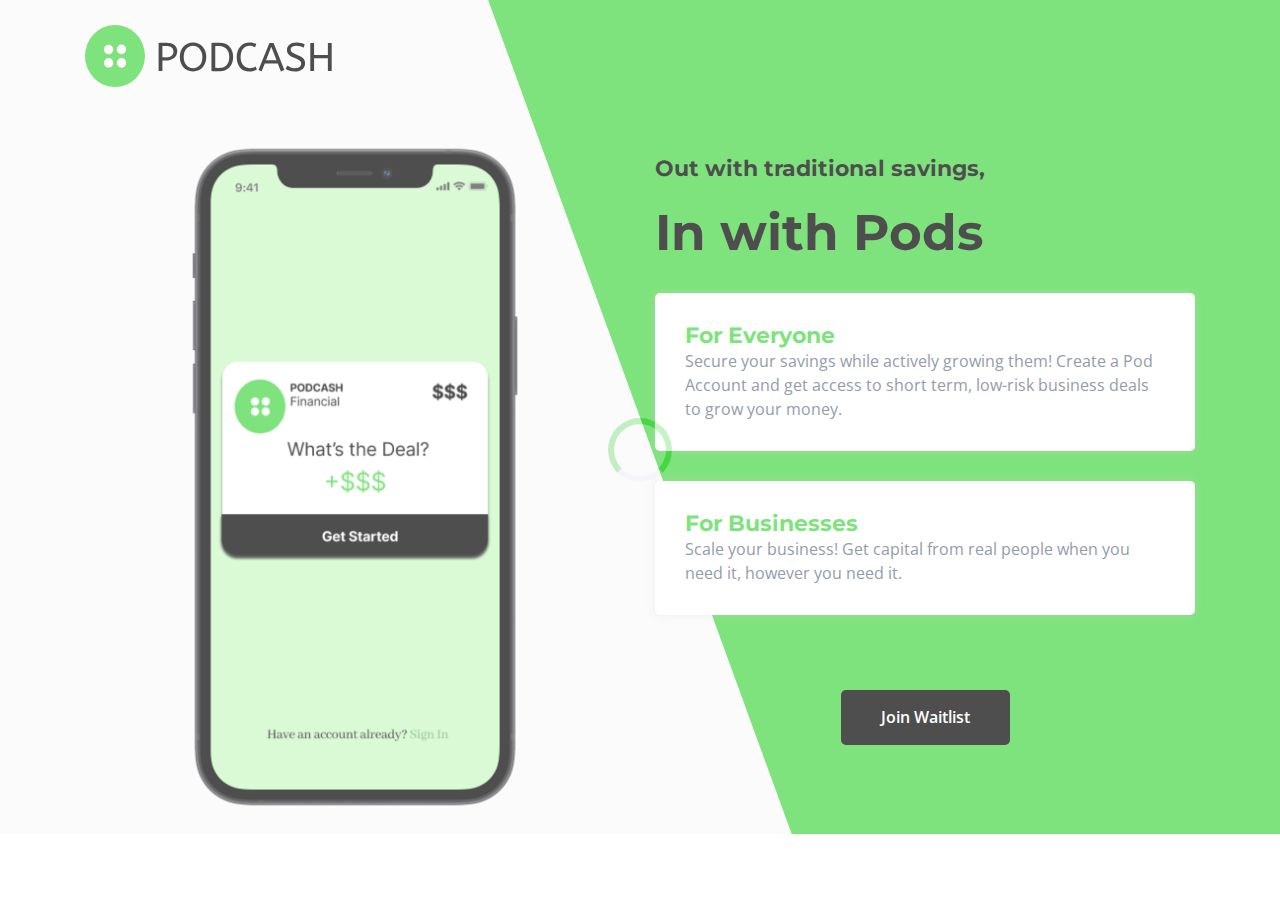
<file: index.html>
<!doctype html>
<html class="no-js" lang="en">

<head>
    <meta charset="utf-8">

    <!--====== Title ======-->
    <title>Podcash</title>

    <meta name="description" content="">
    <meta name="viewport" content="width=device-width, initial-scale=1">

    <!--====== Favicon Icon ======-->
    <link rel="shortcut icon" href="assets/images/favicon.png" type="image/png">

    <!--====== Slick CSS ======-->
    <link rel="stylesheet" href="assets/css/animate.css">

    <!--====== LineIcons CSS ======-->
    <link rel="stylesheet" href="assets/css/lineicons.css">

    <!--====== Bootstrap CSS ======-->
    <link rel="stylesheet" href="assets/css/bootstrap.min.css">

    <!--====== Default CSS ======-->
    <link rel="stylesheet" href="assets/css/default.css">

    <!--====== Style CSS ======-->
    <link rel="stylesheet" href="assets/css/style.css">

</head>

<body>
    <!--[if IE]>
    <p class="browserupgrade">You are using an <strong>outdated</strong> browser. Please <a href="https://browsehappy.com/">upgrade your browser</a> to improve your experience and security.</p>
  <![endif]-->
  
    <!--====== PRELOADER PART START ======-->

    <div class="preloader">
        <div class="loader">
            <div class="ytp-spinner">
                <div class="ytp-spinner-container">
                    <div class="ytp-spinner-rotator">
                        <div class="ytp-spinner-left">
                            <div class="ytp-spinner-circle"></div>
                        </div>
                        <div class="ytp-spinner-right">
                            <div class="ytp-spinner-circle"></div>
                        </div>
                    </div>
                </div>
            </div>
        </div>
    </div>

    <!--====== PRELOADER PART ENDS ======-->


    <!--====== HEADER PART START ======-->

    <section class="header_area">
        <div class="header_navbar">
            <div class="container">
                <div class="row">
                    <div class="col-lg-12">
                        <nav class="navbar navbar-expand-lg">
                            <a class="navbar-brand" href="index.html">
                                <img src="assets/images/logo.svg" alt="Logo">
                            </a>
                            <!-- <button class="navbar-toggler" type="button" data-toggle="collapse" data-target="#navbarSupportedContent" aria-controls="navbarSupportedContent" aria-expanded="false" aria-label="Toggle navigation">
                                <span class="toggler-icon"></span>
                                <span class="toggler-icon"></span>
                                <span class="toggler-icon"></span>
                            </button> -->

                            <!-- <div class="collapse navbar-collapse sub-menu-bar" id="navbarSupportedContent"> -->
                                <!-- <ul id="nav" class="navbar-nav ml-auto"> -->
                                    <!-- <li class="nav-item active">
                                        <a class="page-scroll" href="#home">Home<span></span></a>
                                    </li>
                                    <li class="nav-item">
                                        <a class="page-scroll" href="#about">About<span></span></a>
                                    </li> -->
                                    <!-- <li class="nav-item">
                                        <a class="page-scroll" href="#services">Services<span></span></a>
                                    </li>
                                    <li class="nav-item">
                                        <a class="page-scroll" href="#project">Portfolio<span></span></a>
                                    </li>
                                    <li class="nav-item">
                                        <a class="page-scroll" href="#pricing">Pricing<span></span></a>
                                    </li>
                                    <li class="nav-item">
                                        <a class="page-scroll" href="#work">Experience<span></span></a>
                                    </li> -->
                                <!-- </ul> -->
                            <!-- </div> navbar collapse -->
                        </nav> <!-- navbar -->
                    </div>
                </div> <!-- row -->
            </div> <!-- container -->
        </div> <!-- header navbar -->

        <div id="home" class="header_hero">
            <!-- <ul class="header_social d-none d-lg-block">
                <li><a href="#"><i class="lni lni-facebook-filled"></i></a></li>
                <li><a href="#"><i class="lni lni-twitter-filled"></i></a></li>
                <li><a href="#"><i class="lni lni-instagram-filled"></i></a></li>
                <li><a href="#"><i class="lni lni-linkedin-original"></i></a></li>
            </ul> -->
            <div class="container">
                <div class="row align-items-center justify-content-center justify-content-lg-between">
                    <div class="col-lg-6 col-md-12 col-sm-12">
                        <div class="header_hero_image mt-50 wow fadeInRightBig" data-wow-duration="1.3s" data-wow-delay="1.8s" style="text-align: center;">
                            <img src="assets/images/phone.png" alt="hero" style="max-width:70%; height: auto;">
                        </div> <!-- header hero image -->
                    </div>

                    <div class="col-lg-6 col-sm-12 col-xs-12">
                        <div class="header_hero_content mt-45">
                            <h4 class="service_title">Out with traditional savings,</h4>
                            <!-- <h2 class="header_title wow fadeInUp" data-wow-duration="1.3s" data-wow-delay="0.5s">Out with Savings,</h2>                             -->
                            <h1 class="header_title wow fadeInUp" data-wow-duration="1.3s" data-wow-delay="0.5s">In with Pods</h1>                            
                        </div> <!-- header hero content -->

                        <div class="single_service mt-30" data-wow-duration="1.3s" data-wow-delay="0.5s">
                            <h4 class="service_title" style="color: #47d744">For Everyone</h4>
                            <!-- <p>Actively grow your savings. Create a Pod Account and get access to short term, low-risk business deals with competitive profits!</p> -->
                            <p>Secure your savings while actively growing them! Create a Pod Account and get access to short term, low-risk business deals to grow your money.</p>
                        </div> <!-- single service -->
                        
                        <div class="single_service mt-30" data-wow-duration="1.3s" data-wow-delay="0.2s">
                            <h4 class="service_title" style="color: #47d744">For Businesses</h4>
                            <p>Scale your business!  Get capital from real people when you need it, however you need it. </p>
                        </div> <!-- single service -->

                        <div class="header_hero_content mt-45" style="text-align: center;">
                            <a href="https://qtrial2019q4az1.az1.qualtrics.com/jfe/form/SV_8icwFbiTz5qcJXE" rel="nofollow" class="main-btn wow fadeInUp" data-wow-duration="1.3s" data-wow-delay="1.4s" style="background-color: #000; color: #fff;">Join Waitlist</a>
                        </div> <!-- header hero content -->
                        <br><br>
                    </div>                    
                </div> <!-- row -->
            
            </div> <!-- container -->
            <div class="header_hero_shape d-none d-lg-block"></div> <!-- header hero shape -->
        </div> <!-- header hero -->
    </section>

    <!--====== HEADER PART ENDS ======-->

    <!--====== PART START ======-->

<!--
    <section class="">
        <div class="container">
            <div class="row">
                <div class="col-lg-">
                    
                </div>
            </div>
        </div>
    </section>
-->

    <!--====== PART ENDS ======-->

    <!-- row -->


    <!--====== Jquery js ======-->
    <script src="assets/js/vendor/jquery-1.12.4.min.js"></script>
    <script src="assets/js/vendor/modernizr-3.7.1.min.js"></script>

    <!--====== Bootstrap js ======-->
    <script src="assets/js/popper.min.js"></script>
    <script src="assets/js/bootstrap.min.js"></script>


    <!--====== Appear js ======-->
    <script src="assets/js/jquery.appear.min.js"></script>

    <!--====== Scrolling Nav js ======-->
    <script src="assets/js/jquery.easing.min.js"></script>
    <script src="assets/js/scrolling-nav.js"></script>

    <!--====== Main js ======-->
    <script src="assets/js/main.js"></script>

</body>

</html>
</file>
<file: assets/css/default.css>
/* Deafult Margin & Padding */
/*-- Margin Top --*/
.mt-5 {
	margin-top: 5px;
}
.mt-10 {
	margin-top: 10px;
}
.mt-15 {
	margin-top: 15px;
}
.mt-20 {
	margin-top: 20px;
}
.mt-25 {
	margin-top: 25px;
}
.mt-30 {
	margin-top: 30px;
}
.mt-35 {
	margin-top: 35px;
}
.mt-40 {
	margin-top: 40px;
}
.mt-45 {
	margin-top: 45px;
}
.mt-50 {
	margin-top: 50px;
}
.mt-55 {
	margin-top: 55px;
}
.mt-60 {
	margin-top: 60px;
}
.mt-65 {
	margin-top: 65px;
}
.mt-70 {
	margin-top: 70px;
}
.mt-75 {
	margin-top: 75px;
}
.mt-80 {
	margin-top: 80px;
}
.mt-85 {
	margin-top: 85px;
}
.mt-90 {
	margin-top: 90px;
}
.mt-95 {
	margin-top: 95px;
}
.mt-100 {
	margin-top: 100px;
}
.mt-105 {
	margin-top: 105px;
}
.mt-110 {
	margin-top: 110px;
}
.mt-115 {
	margin-top: 115px;
}
.mt-120 {
	margin-top: 120px;
}
.mt-125 {
	margin-top: 125px;
}
.mt-130 {
	margin-top: 130px;
}
.mt-135 {
	margin-top: 135px;
}
.mt-140 {
	margin-top: 140px;
}
.mt-145 {
	margin-top: 145px;
}
.mt-150 {
	margin-top: 150px;
}
.mt-155 {
	margin-top: 155px;
}
.mt-160 {
	margin-top: 160px;
}
.mt-165 {
	margin-top: 165px;
}
.mt-170 {
	margin-top: 170px;
}
.mt-175 {
	margin-top: 175px;
}
.mt-180 {
	margin-top: 180px;
}
.mt-185 {
	margin-top: 185px;
}
.mt-190 {
	margin-top: 190px;
}
.mt-195 {
	margin-top: 195px;
}
.mt-200 {
	margin-top: 200px;
}
/*-- Margin Bottom --*/

.mb-5 {
	margin-bottom: 5px;
}
.mb-10 {
	margin-bottom: 10px;
}
.mb-15 {
	margin-bottom: 15px;
}
.mb-20 {
	margin-bottom: 20px;
}
.mb-25 {
	margin-bottom: 25px;
}
.mb-30 {
	margin-bottom: 30px;
}
.mb-35 {
	margin-bottom: 35px;
}
.mb-40 {
	margin-bottom: 40px;
}
.mb-45 {
	margin-bottom: 45px;
}
.mb-50 {
	margin-bottom: 50px;
}
.mb-55 {
	margin-bottom: 55px;
}
.mb-60 {
	margin-bottom: 60px;
}
.mb-65 {
	margin-bottom: 65px;
}
.mb-70 {
	margin-bottom: 70px;
}
.mb-75 {
	margin-bottom: 75px;
}
.mb-80 {
	margin-bottom: 80px;
}
.mb-85 {
	margin-bottom: 85px;
}
.mb-90 {
	margin-bottom: 90px;
}
.mb-95 {
	margin-bottom: 95px;
}
.mb-100 {
	margin-bottom: 100px;
}
.mb-105 {
	margin-bottom: 105px;
}
.mb-110 {
	margin-bottom: 110px;
}
.mb-115 {
	margin-bottom: 115px;
}
.mb-120 {
	margin-bottom: 120px;
}
.mb-125 {
	margin-bottom: 125px;
}
.mb-130 {
	margin-bottom: 130px;
}
.mb-135 {
	margin-bottom: 135px;
}
.mb-140 {
	margin-bottom: 140px;
}
.mb-145 {
	margin-bottom: 145px;
}
.mb-150 {
	margin-bottom: 150px;
}
.mb-155 {
	margin-bottom: 155px;
}
.mb-160 {
	margin-bottom: 160px;
}
.mb-165 {
	margin-bottom: 165px;
}
.mb-170 {
	margin-bottom: 170px;
}
.mb-175 {
	margin-bottom: 175px;
}
.mb-180 {
	margin-bottom: 180px;
}
.mb-185 {
	margin-bottom: 185px;
}
.mb-190 {
	margin-bottom: 190px;
}
.mb-195 {
	margin-bottom: 195px;
}
.mb-200 {
	margin-bottom: 200px;
}
/*-- margin left --*/
.ml-5 {
	margin-left: 5px;
}
.ml-10 {
	margin-left: 10px;
}
.ml-15 {
	margin-left: 15px;
}
.ml-20 {
	margin-left: 20px;
}
.ml-25 {
	margin-left: 25px;
}
.ml-30 {
	margin-left: 30px;
}
.ml-35 {
	margin-left: 35px;
}
.ml-40 {
	margin-left: 40px;
}
.ml-45 {
	margin-left: 45px;
}
.ml-50 {
	margin-left: 50px;
}
.ml-55 {
	margin-left: 55px;
}
.ml-60 {
	margin-left: 60px;
}
.ml-65 {
	margin-left: 65px;
}
.ml-70 {
	margin-left: 70px;
}
.ml-75 {
	margin-left: 75px;
}
.ml-80 {
	margin-left: 80px;
}
.ml-85 {
	margin-left: 85px;
}
.ml-90 {
	margin-left: 90px;
}
.ml-95 {
	margin-left: 95px;
}
.ml-100 {
	margin-left: 100px;
}
.ml-105 {
	margin-left: 105px;
}
.ml-110 {
	margin-left: 110px;
}
.ml-115 {
	margin-left: 115px;
}
.ml-120 {
	margin-left: 120px;
}
.ml-125 {
	margin-left: 125px;
}
.ml-130 {
	margin-left: 130px;
}
.ml-135 {
	margin-left: 135px;
}
.ml-140 {
	margin-left: 140px;
}
.ml-145 {
	margin-left: 145px;
}
.ml-150 {
	margin-left: 150px;
}
.ml-155 {
	margin-left: 155px;
}
.ml-160 {
	margin-left: 160px;
}
.ml-165 {
	margin-left: 165px;
}
.ml-170 {
	margin-left: 170px;
}
.ml-175 {
	margin-left: 175px;
}
.ml-180 {
	margin-left: 180px;
}
.ml-185 {
	margin-left: 185px;
}
.ml-190 {
	margin-left: 190px;
}
.ml-195 {
	margin-left: 195px;
}
.ml-200 {
	margin-left: 200px;
}
/*-- margin right --*/
.mr-5 {
	margin-right: 5px;
}
.mr-10 {
	margin-right: 10px;
}
.mr-15 {
	margin-right: 15px;
}
.mr-20 {
	margin-right: 20px;
}
.mr-25 {
	margin-right: 25px;
}
.mr-30 {
	margin-right: 30px;
}
.mr-35 {
	margin-right: 35px;
}
.mr-40 {
	margin-right: 40px;
}
.mr-45 {
	margin-right: 45px;
}
.mr-50 {
	margin-right: 50px;
}
.mr-55 {
	margin-right: 55px;
}
.mr-60 {
	margin-right: 60px;
}
.mr-65 {
	margin-right: 65px;
}
.mr-70 {
	margin-right: 70px;
}
.mr-75 {
	margin-right: 75px;
}
.mr-80 {
	margin-right: 80px;
}
.mr-85 {
	margin-right: 85px;
}
.mr-90 {
	margin-right: 90px;
}
.mr-95 {
	margin-right: 95px;
}
.mr-100 {
	margin-right: 100px;
}
.mr-105 {
	margin-right: 105px;
}
.mr-110 {
	margin-right: 110px;
}
.mr-115 {
	margin-right: 115px;
}
.mr-120 {
	margin-right: 120px;
}
.mr-125 {
	margin-right: 125px;
}
.mr-130 {
	margin-right: 130px;
}
.mr-135 {
	margin-right: 135px;
}
.mr-140 {
	margin-right: 140px;
}
.mr-145 {
	margin-right: 145px;
}
.mr-150 {
	margin-right: 150px;
}
.mr-155 {
	margin-right: 155px;
}
.mr-160 {
	margin-right: 160px;
}
.mr-165 {
	margin-right: 165px;
}
.mr-170 {
	margin-right: 170px;
}
.mr-175 {
	margin-right: 175px;
}
.mr-180 {
	margin-right: 180px;
}
.mr-185 {
	margin-right: 185px;
}
.mr-190 {
	margin-right: 190px;
}
.mr-195 {
	margin-right: 195px;
}
.mr-200 {
	margin-right: 200px;
}


/*-- Padding Top --*/

.pt-5 {
	padding-top: 5px;
}
.pt-10 {
	padding-top: 10px;
}
.pt-15 {
	padding-top: 15px;
}
.pt-20 {
	padding-top: 20px;
}
.pt-25 {
	padding-top: 25px;
}
.pt-30 {
	padding-top: 30px;
}
.pt-35 {
	padding-top: 35px;
}
.pt-40 {
	padding-top: 40px;
}
.pt-45 {
	padding-top: 45px;
}
.pt-50 {
	padding-top: 50px;
}
.pt-55 {
	padding-top: 55px;
}
.pt-60 {
	padding-top: 60px;
}
.pt-65 {
	padding-top: 65px;
}
.pt-70 {
	padding-top: 70px;
}
.pt-75 {
	padding-top: 75px;
}
.pt-80 {
	padding-top: 80px;
}
.pt-85 {
	padding-top: 85px;
}
.pt-90 {
	padding-top: 90px;
}
.pt-95 {
	padding-top: 95px;
}
.pt-100 {
	padding-top: 100px;
}
.pt-105 {
	padding-top: 105px;
}
.pt-110 {
	padding-top: 110px;
}
.pt-115 {
	padding-top: 115px;
}
.pt-120 {
	padding-top: 120px;
}
.pt-125 {
	padding-top: 125px;
}
.pt-130 {
	padding-top: 130px;
}
.pt-135 {
	padding-top: 135px;
}
.pt-140 {
	padding-top: 140px;
}
.pt-145 {
	padding-top: 145px;
}
.pt-150 {
	padding-top: 150px;
}
.pt-155 {
	padding-top: 155px;
}
.pt-160 {
	padding-top: 160px;
}
.pt-165 {
	padding-top: 165px;
}
.pt-170 {
	padding-top: 170px;
}
.pt-175 {
	padding-top: 175px;
}
.pt-180 {
	padding-top: 180px;
}
.pt-185 {
	padding-top: 185px;
}
.pt-190 {
	padding-top: 190px;
}
.pt-195 {
	padding-top: 195px;
}
.pt-200 {
	padding-top: 200px;
}
/*-- Padding Bottom --*/

.pb-5 {
	padding-bottom: 5px;
}
.pb-10 {
	padding-bottom: 10px;
}
.pb-15 {
	padding-bottom: 15px;
}
.pb-20 {
	padding-bottom: 20px;
}
.pb-25 {
	padding-bottom: 25px;
}
.pb-30 {
	padding-bottom: 30px;
}
.pb-35 {
	padding-bottom: 35px;
}
.pb-40 {
	padding-bottom: 40px;
}
.pb-45 {
	padding-bottom: 45px;
}
.pb-50 {
	padding-bottom: 50px;
}
.pb-55 {
	padding-bottom: 55px;
}
.pb-60 {
	padding-bottom: 60px;
}
.pb-65 {
	padding-bottom: 65px;
}
.pb-70 {
	padding-bottom: 70px;
}
.pb-75 {
	padding-bottom: 75px;
}
.pb-80 {
	padding-bottom: 80px;
}
.pb-85 {
	padding-bottom: 85px;
}
.pb-90 {
	padding-bottom: 90px;
}
.pb-95 {
	padding-bottom: 95px;
}
.pb-100 {
	padding-bottom: 100px;
}
.pb-105 {
	padding-bottom: 105px;
}
.pb-110 {
	padding-bottom: 110px;
}
.pb-115 {
	padding-bottom: 115px;
}
.pb-120 {
	padding-bottom: 120px;
}
.pb-125 {
	padding-bottom: 125px;
}
.pb-130 {
	padding-bottom: 130px;
}
.pb-135 {
	padding-bottom: 135px;
}
.pb-140 {
	padding-bottom: 140px;
}
.pb-145 {
	padding-bottom: 145px;
}
.pb-150 {
	padding-bottom: 150px;
}
.pb-155 {
	padding-bottom: 155px;
}
.pb-160 {
	padding-bottom: 160px;
}
.pb-165 {
	padding-bottom: 165px;
}
.pb-170 {
	padding-bottom: 170px;
}
.pb-175 {
	padding-bottom: 175px;
}
.pb-180 {
	padding-bottom: 180px;
}
.pb-185 {
	padding-bottom: 185px;
}
.pb-190 {
	padding-bottom: 190px;
}
.pb-195 {
	padding-bottom: 195px;
}
.pb-200 {
	padding-bottom: 200px;
}

/*-- Padding left --*/

.pl-0 {
	padding-left: 0px;
}
.pl-5 {
	padding-left: 5px;
}
.pl-10 {
	padding-left: 10px;
}
.pl-15 {
	padding-left: 15px;
}
.pl-20 {
	padding-left: 20px;
}
.pl-25 {
	padding-left: 25px;
}
.pl-30 {
	padding-left: 30px;
}
.pl-35 {
	padding-left: 35px;
}
.pl-40 {
	padding-left: 40px;
}
.pl-45 {
	padding-left: 45px;
}
.pl-50 {
	padding-left: 50px;
}
.pl-55 {
	padding-left: 55px;
}
.pl-60 {
	padding-left: 60px;
}
.pl-65 {
	padding-left: 65px;
}
.pl-70 {
	padding-left: 70px;
}
.pl-75 {
	padding-left: 75px;
}
.pl-80 {
	padding-left: 80px;
}
.pl-85 {
	padding-left: 85px;
}
.pl-90 {
	padding-left: 90px;
}
.pl-100 {
	padding-left: 100px;
}
.pl-105 {
	padding-left: 105px;
}
.pl-110 {
	padding-left: 110px;
}
.pl-115 {
	padding-left: 115px;
}
.pl-120 {
	padding-left: 120px;
}
.pl-125 {
	padding-left: 125px;
}
/*-- Padding right --*/

.pr-0 {
	padding-right: 0px;
}
.pr-5 {
	padding-right: 5px;
}
.pr-10 {
	padding-right: 10px;
}
.pr-15 {
	padding-right: 15px;
}
.pr-20 {
	padding-right: 20px;
}
.pr-25 {
	padding-right: 25px;
}
.pr-30 {
	padding-right: 30px;
}
.pr-35 {
	padding-right: 35px;
}
.pr-40 {
	padding-right: 40px;
}
.pr-45 {
	padding-right: 45px;
}
.pr-50 {
	padding-right: 50px;
}
.pr-55 {
	padding-right: 55px;
}
.pr-60 {
	padding-right: 60px;
}
.pr-65 {
	padding-right: 65px;
}
.pr-70 {
	padding-right: 70px;
}
.pr-75 {
	padding-right: 75px;
}
.pr-80 {
	padding-right: 80px;
}
.pr-85 {
	padding-right: 85px;
}
.pr-90 {
	padding-right: 90px;
}
.pr-95 {
	padding-right: 95px;
}
.pr-100 {
	padding-right: 100px;
}
.pr-105 {
	padding-right: 105px;
}
/* Background Color */

.gray-bg {
	background: #F8F8F8;
}
.white-bg {
	background: #fff;
}
.black-bg {
	background: #222;
}
/* Color */

.white {
	color: #fff;
}
.black {
	color: #222;
}
/* black overlay */

[data-overlay] {
	position: relative;
}
[data-overlay]::before {
	background: #000 none repeat scroll 0 0;
	content: "";
	height: 100%;
	left: 0;
	position: absolute;
	top: 0;
	width: 100%;
	z-index: 1;
}
[data-overlay="3"]::before {
	opacity: 0.3;
}
[data-overlay="4"]::before {
	opacity: 0.4;
}
[data-overlay="5"]::before {
	opacity: 0.5;
}
[data-overlay="6"]::before {
	opacity: 0.6;
}
[data-overlay="7"]::before {
	opacity: 0.7;
}
[data-overlay="8"]::before {
	opacity: 0.8;
}
[data-overlay="9"]::before {
	opacity: 0.9;
}
</file>
<file: assets/css/style.css>
/*-----------------------------------------------------------------------------------

    Template Name: Freelancer - CV and Personal Portfolio Template
    Template URI: uideck.com
    Description: Freelancer - CV and Personal Portfolio Template
    Author: UIdeck
    Author URI: uideck.com
    Version: 1.0

-----------------------------------------------------------------------------------

    CSS INDEX
    ===================

    01. Theme default CSS
	02. Header
    03. Hero
	04. Footer

-----------------------------------------------------------------------------------*/
/*===========================
      01.COMMON css 
===========================*/
@import url("https://fonts.googleapis.com/css?family=Montserrat:300,400,500,600,700,800|Open+Sans:400,600,700&display=swap");
body {
  font-family: "Open Sans", sans-serif;
  font-weight: normal;
  font-style: normal;
  color: #646F87; }

* {
  margin: 0;
  padding: 0;
  -webkit-box-sizing: border-box;
  -moz-box-sizing: border-box;
  box-sizing: border-box; }

img {
  max-width: 100%; }

a:focus,
input:focus,
textarea:focus,
button:focus {
  text-decoration: none;
  outline: none; }

a {
  color: #47d744; }

a:focus,
a:hover {
  text-decoration: none; }

i,
span,
a {
  display: inline-block; }

audio,
canvas,
iframe,
img,
svg,
video {
  vertical-align: middle; }

h1,
h2,
h3,
h4,
h5,
h6 {
  font-family: "Montserrat", sans-serif;
  font-weight: 700;
  color: #000000;
  margin: 0px; }

h1 {
  font-size: 48px; }

h2 {
  font-size: 36px; }

h3 {
  font-size: 28px; }

h4 {
  font-size: 22px; }

h5 {
  font-size: 18px; }

h6 {
  font-size: 16px; }

ul, ol {
  margin: 0px;
  padding: 0px;
  list-style-type: none; }

p {
  font-size: 16px;
  font-weight: 400;
  line-height: 24px;
  color: #646F87;
  margin: 0px; }

.bg_cover {
  background-position: center center;
  background-size: cover;
  background-repeat: no-repeat;
  width: 100%;
  height: 100%; }

/*===== All Button Style =====*/
.main-btn {
  display: inline-block;
  font-weight: 600;
  text-align: center;
  white-space: nowrap;
  vertical-align: middle;
  -webkit-user-select: none;
  -moz-user-select: none;
  -ms-user-select: none;
  user-select: none;
  padding: 0 40px;
  font-size: 16px;
  line-height: 55px;
  height: 55px;
  border-radius: 5px;
  color: #fff;
  cursor: pointer;
  z-index: 5;
  -webkit-transition: all 0.4s ease-out 0s;
  -moz-transition: all 0.4s ease-out 0s;
  -ms-transition: all 0.4s ease-out 0s;
  -o-transition: all 0.4s ease-out 0s;
  transition: all 0.4s ease-out 0s;
  background-color: #47D744; }
  @media (max-width: 767px) {
    .main-btn {
      padding: 0 30px;
      height: 45px;
      line-height: 45px; } }
  .main-btn:hover {
    background-color: rgba(0, 167, 142, 0.7);
    color: #fff; }
  .main-btn.main-btn-2 {
    background-color: transparent;
    color: #646F87;
    border: 2px solid #646F87;
    line-height: 51px; }
    @media (max-width: 767px) {
      .main-btn.main-btn-2 {
        line-height: 41px; } }
    .main-btn.main-btn-2:hover {
      background-color: rgba(100, 111, 135, 0.2);
      color: #646F87; }

/*===== All Section Title Style =====*/
.section_title .sub_title {
  font-size: 20px;
  font-weight: 600;
  color: #47D744; }
  @media (max-width: 767px) {
    .section_title .sub_title {
      font-size: 16px; } }
  @media only screen and (min-width: 576px) and (max-width: 767px) {
    .section_title .sub_title {
      font-size: 18px; } }
.section_title .main_title {
  font-size: 35px;
  font-weight: 600;
  margin-top: 20px; }
  @media (max-width: 767px) {
    .section_title .main_title {
      font-size: 22px; } }
  @media only screen and (min-width: 576px) and (max-width: 767px) {
    .section_title .main_title {
      font-size: 26px; } }
.section_title .line {
  padding-top: 10px; }
  .section_title .line li {
    display: inline-block;
    background-color: #47D744;
    border-radius: 50px;
    height: 3px; }
    .section_title .line li:nth-of-type(1) {
      width: 64px; }
    .section_title .line li:nth-of-type(2) {
      width: 10px; }
    .section_title .line li:nth-of-type(3) {
      width: 7px; }

/*===== All Preloader Style =====*/
.preloader {
  /* Body Overlay */
  position: fixed;
  top: 0;
  left: 0;
  display: table;
  height: 100%;
  width: 100%;
  /* Change Background Color */
  background: #fff;
  z-index: 99999; }
  .preloader .loader {
    display: table-cell;
    vertical-align: middle;
    text-align: center; }
    .preloader .loader .ytp-spinner {
      position: absolute;
      left: 50%;
      top: 50%;
      width: 64px;
      margin-left: -32px;
      z-index: 18;
      pointer-events: none; }
      .preloader .loader .ytp-spinner .ytp-spinner-container {
        pointer-events: none;
        position: absolute;
        width: 100%;
        padding-bottom: 100%;
        top: 50%;
        left: 50%;
        margin-top: -50%;
        margin-left: -50%;
        -webkit-animation: ytp-spinner-linspin 1568.23529647ms linear infinite;
        -moz-animation: ytp-spinner-linspin 1568.23529647ms linear infinite;
        -o-animation: ytp-spinner-linspin 1568.23529647ms linear infinite;
        animation: ytp-spinner-linspin 1568.23529647ms linear infinite; }
        .preloader .loader .ytp-spinner .ytp-spinner-container .ytp-spinner-rotator {
          position: absolute;
          width: 100%;
          height: 100%;
          -webkit-animation: ytp-spinner-easespin 5332ms cubic-bezier(0.4, 0, 0.2, 1) infinite both;
          -moz-animation: ytp-spinner-easespin 5332ms cubic-bezier(0.4, 0, 0.2, 1) infinite both;
          -o-animation: ytp-spinner-easespin 5332ms cubic-bezier(0.4, 0, 0.2, 1) infinite both;
          animation: ytp-spinner-easespin 5332ms cubic-bezier(0.4, 0, 0.2, 1) infinite both; }
          .preloader .loader .ytp-spinner .ytp-spinner-container .ytp-spinner-rotator .ytp-spinner-left {
            position: absolute;
            top: 0;
            left: 0;
            bottom: 0;
            overflow: hidden;
            right: 50%; }
          .preloader .loader .ytp-spinner .ytp-spinner-container .ytp-spinner-rotator .ytp-spinner-right {
            position: absolute;
            top: 0;
            right: 0;
            bottom: 0;
            overflow: hidden;
            left: 50%; }
    .preloader .loader .ytp-spinner-circle {
      box-sizing: border-box;
      position: absolute;
      width: 200%;
      height: 100%;
      border-style: solid;
      /* Spinner Color */
      border-color: #47D744 #47D744 #eceff8;
      border-radius: 50%;
      border-width: 6px; }
    .preloader .loader .ytp-spinner-left .ytp-spinner-circle {
      left: 0;
      right: -100%;
      border-right-color: #eceff8;
      -webkit-animation: ytp-spinner-left-spin 1333ms cubic-bezier(0.4, 0, 0.2, 1) infinite both;
      -moz-animation: ytp-spinner-left-spin 1333ms cubic-bezier(0.4, 0, 0.2, 1) infinite both;
      -o-animation: ytp-spinner-left-spin 1333ms cubic-bezier(0.4, 0, 0.2, 1) infinite both;
      animation: ytp-spinner-left-spin 1333ms cubic-bezier(0.4, 0, 0.2, 1) infinite both; }
    .preloader .loader .ytp-spinner-right .ytp-spinner-circle {
      left: -100%;
      right: 0;
      border-left-color: #eceff8;
      -webkit-animation: ytp-right-spin 1333ms cubic-bezier(0.4, 0, 0.2, 1) infinite both;
      -moz-animation: ytp-right-spin 1333ms cubic-bezier(0.4, 0, 0.2, 1) infinite both;
      -o-animation: ytp-right-spin 1333ms cubic-bezier(0.4, 0, 0.2, 1) infinite both;
      animation: ytp-right-spin 1333ms cubic-bezier(0.4, 0, 0.2, 1) infinite both; }

/* Preloader Animations */
@-webkit-keyframes ytp-spinner-linspin {
  to {
    -webkit-transform: rotate(360deg);
    -moz-transform: rotate(360deg);
    -ms-transform: rotate(360deg);
    -o-transform: rotate(360deg);
    transform: rotate(360deg); } }
@keyframes ytp-spinner-linspin {
  to {
    -webkit-transform: rotate(360deg);
    -moz-transform: rotate(360deg);
    -ms-transform: rotate(360deg);
    -o-transform: rotate(360deg);
    transform: rotate(360deg); } }
@-webkit-keyframes ytp-spinner-easespin {
  12.5% {
    -webkit-transform: rotate(135deg);
    -moz-transform: rotate(135deg);
    -ms-transform: rotate(135deg);
    -o-transform: rotate(135deg);
    transform: rotate(135deg); }
  25% {
    -webkit-transform: rotate(270deg);
    -moz-transform: rotate(270deg);
    -ms-transform: rotate(270deg);
    -o-transform: rotate(270deg);
    transform: rotate(270deg); }
  37.5% {
    -webkit-transform: rotate(405deg);
    -moz-transform: rotate(405deg);
    -ms-transform: rotate(405deg);
    -o-transform: rotate(405deg);
    transform: rotate(405deg); }
  50% {
    -webkit-transform: rotate(540deg);
    -moz-transform: rotate(540deg);
    -ms-transform: rotate(540deg);
    -o-transform: rotate(540deg);
    transform: rotate(540deg); }
  62.5% {
    -webkit-transform: rotate(675deg);
    -moz-transform: rotate(675deg);
    -ms-transform: rotate(675deg);
    -o-transform: rotate(675deg);
    transform: rotate(675deg); }
  75% {
    -webkit-transform: rotate(810deg);
    -moz-transform: rotate(810deg);
    -ms-transform: rotate(810deg);
    -o-transform: rotate(810deg);
    transform: rotate(810deg); }
  87.5% {
    -webkit-transform: rotate(945deg);
    -moz-transform: rotate(945deg);
    -ms-transform: rotate(945deg);
    -o-transform: rotate(945deg);
    transform: rotate(945deg); }
  to {
    -webkit-transform: rotate(1080deg);
    -moz-transform: rotate(1080deg);
    -ms-transform: rotate(1080deg);
    -o-transform: rotate(1080deg);
    transform: rotate(1080deg); } }
@keyframes ytp-spinner-easespin {
  12.5% {
    -webkit-transform: rotate(135deg);
    -moz-transform: rotate(135deg);
    -ms-transform: rotate(135deg);
    -o-transform: rotate(135deg);
    transform: rotate(135deg); }
  25% {
    -webkit-transform: rotate(270deg);
    -moz-transform: rotate(270deg);
    -ms-transform: rotate(270deg);
    -o-transform: rotate(270deg);
    transform: rotate(270deg); }
  37.5% {
    -webkit-transform: rotate(405deg);
    -moz-transform: rotate(405deg);
    -ms-transform: rotate(405deg);
    -o-transform: rotate(405deg);
    transform: rotate(405deg); }
  50% {
    -webkit-transform: rotate(540deg);
    -moz-transform: rotate(540deg);
    -ms-transform: rotate(540deg);
    -o-transform: rotate(540deg);
    transform: rotate(540deg); }
  62.5% {
    -webkit-transform: rotate(675deg);
    -moz-transform: rotate(675deg);
    -ms-transform: rotate(675deg);
    -o-transform: rotate(675deg);
    transform: rotate(675deg); }
  75% {
    -webkit-transform: rotate(810deg);
    -moz-transform: rotate(810deg);
    -ms-transform: rotate(810deg);
    -o-transform: rotate(810deg);
    transform: rotate(810deg); }
  87.5% {
    -webkit-transform: rotate(945deg);
    -moz-transform: rotate(945deg);
    -ms-transform: rotate(945deg);
    -o-transform: rotate(945deg);
    transform: rotate(945deg); }
  to {
    -webkit-transform: rotate(1080deg);
    -moz-transform: rotate(1080deg);
    -ms-transform: rotate(1080deg);
    -o-transform: rotate(1080deg);
    transform: rotate(1080deg); } }
@-webkit-keyframes ytp-spinner-left-spin {
  0% {
    -webkit-transform: rotate(130deg);
    -moz-transform: rotate(130deg);
    -ms-transform: rotate(130deg);
    -o-transform: rotate(130deg);
    transform: rotate(130deg); }
  50% {
    -webkit-transform: rotate(-5deg);
    -moz-transform: rotate(-5deg);
    -ms-transform: rotate(-5deg);
    -o-transform: rotate(-5deg);
    transform: rotate(-5deg); }
  to {
    -webkit-transform: rotate(130deg);
    -moz-transform: rotate(130deg);
    -ms-transform: rotate(130deg);
    -o-transform: rotate(130deg);
    transform: rotate(130deg); } }
@keyframes ytp-spinner-left-spin {
  0% {
    -webkit-transform: rotate(130deg);
    -moz-transform: rotate(130deg);
    -ms-transform: rotate(130deg);
    -o-transform: rotate(130deg);
    transform: rotate(130deg); }
  50% {
    -webkit-transform: rotate(-5deg);
    -moz-transform: rotate(-5deg);
    -ms-transform: rotate(-5deg);
    -o-transform: rotate(-5deg);
    transform: rotate(-5deg); }
  to {
    -webkit-transform: rotate(130deg);
    -moz-transform: rotate(130deg);
    -ms-transform: rotate(130deg);
    -o-transform: rotate(130deg);
    transform: rotate(130deg); } }
@-webkit-keyframes ytp-right-spin {
  0% {
    -webkit-transform: rotate(-130deg);
    -moz-transform: rotate(-130deg);
    -ms-transform: rotate(-130deg);
    -o-transform: rotate(-130deg);
    transform: rotate(-130deg); }
  50% {
    -webkit-transform: rotate(5deg);
    -moz-transform: rotate(5deg);
    -ms-transform: rotate(5deg);
    -o-transform: rotate(5deg);
    transform: rotate(5deg); }
  to {
    -webkit-transform: rotate(-130deg);
    -moz-transform: rotate(-130deg);
    -ms-transform: rotate(-130deg);
    -o-transform: rotate(-130deg);
    transform: rotate(-130deg); } }
@keyframes ytp-right-spin {
  0% {
    -webkit-transform: rotate(-130deg);
    -moz-transform: rotate(-130deg);
    -ms-transform: rotate(-130deg);
    -o-transform: rotate(-130deg);
    transform: rotate(-130deg); }
  50% {
    -webkit-transform: rotate(5deg);
    -moz-transform: rotate(5deg);
    -ms-transform: rotate(5deg);
    -o-transform: rotate(5deg);
    transform: rotate(5deg); }
  to {
    -webkit-transform: rotate(-130deg);
    -moz-transform: rotate(-130deg);
    -ms-transform: rotate(-130deg);
    -o-transform: rotate(-130deg);
    transform: rotate(-130deg); } }
/*===========================
        02.HEADER css 
===========================*/
/*===== NAVBAR =====*/
.header_navbar {
  position: absolute;
  top: 0;
  left: 0;
  width: 100%;
  z-index: 99;
  -webkit-transition: all 0.3s ease-out 0s;
  -moz-transition: all 0.3s ease-out 0s;
  -ms-transition: all 0.3s ease-out 0s;
  -o-transition: all 0.3s ease-out 0s;
  transition: all 0.3s ease-out 0s; }

.sticky {
  position: fixed;
  z-index: 99;
  background-color: #fff;
  -webkit-box-shadow: 0px 20px 50px 0px rgba(0, 0, 0, 0.05);
  -moz-box-shadow: 0px 20px 50px 0px rgba(0, 0, 0, 0.05);
  box-shadow: 0px 20px 50px 0px rgba(0, 0, 0, 0.05);
  -webkit-transition: all 0.3s ease-out 0s;
  -moz-transition: all 0.3s ease-out 0s;
  -ms-transition: all 0.3s ease-out 0s;
  -o-transition: all 0.3s ease-out 0s;
  transition: all 0.3s ease-out 0s; }
  .sticky .navbar {
    padding: 10px 0; }

.navbar {
  padding: 25px 0;
  border-radius: 5px;
  position: relative;
  -webkit-transition: all 0.3s ease-out 0s;
  -moz-transition: all 0.3s ease-out 0s;
  -ms-transition: all 0.3s ease-out 0s;
  -o-transition: all 0.3s ease-out 0s;
  transition: all 0.3s ease-out 0s; }

.navbar-brand {
  padding: 0; }

.navbar-toggler {
  padding: 0; }
  .navbar-toggler .toggler-icon {
    width: 30px;
    height: 2px;
    background-color: #000000;
    display: block;
    margin: 5px 0;
    position: relative;
    -webkit-transition: all 0.3s ease-out 0s;
    -moz-transition: all 0.3s ease-out 0s;
    -ms-transition: all 0.3s ease-out 0s;
    -o-transition: all 0.3s ease-out 0s;
    transition: all 0.3s ease-out 0s; }
  .navbar-toggler.active .toggler-icon:nth-of-type(1) {
    -webkit-transform: rotate(45deg);
    -moz-transform: rotate(45deg);
    -ms-transform: rotate(45deg);
    -o-transform: rotate(45deg);
    transform: rotate(45deg);
    top: 7px; }
  .navbar-toggler.active .toggler-icon:nth-of-type(2) {
    opacity: 0; }
  .navbar-toggler.active .toggler-icon:nth-of-type(3) {
    -webkit-transform: rotate(135deg);
    -moz-transform: rotate(135deg);
    -ms-transform: rotate(135deg);
    -o-transform: rotate(135deg);
    transform: rotate(135deg);
    top: -7px; }

@media only screen and (min-width: 768px) and (max-width: 991px) {
  .navbar-collapse {
    position: absolute;
    top: 100%;
    left: 0;
    width: 100%;
    background-color: #fff;
    z-index: 9;
    -webkit-box-shadow: 0px 15px 20px 0px rgba(0, 0, 0, 0.1);
    -moz-box-shadow: 0px 15px 20px 0px rgba(0, 0, 0, 0.1);
    box-shadow: 0px 15px 20px 0px rgba(0, 0, 0, 0.1);
    padding: 5px 12px; } }
@media (max-width: 767px) {
  .navbar-collapse {
    position: absolute;
    top: 100%;
    left: 0;
    width: 100%;
    background-color: #fff;
    z-index: 9;
    -webkit-box-shadow: 0px 15px 20px 0px rgba(0, 0, 0, 0.1);
    -moz-box-shadow: 0px 15px 20px 0px rgba(0, 0, 0, 0.1);
    box-shadow: 0px 15px 20px 0px rgba(0, 0, 0, 0.1);
    padding: 5px 12px; } }

.navbar-nav .nav-item {
  margin-left: 45px;
  position: relative; }
  @media only screen and (min-width: 992px) and (max-width: 1199px) {
    .navbar-nav .nav-item {
      margin-left: 30px; } }
  @media only screen and (min-width: 768px) and (max-width: 991px) {
    .navbar-nav .nav-item {
      margin: 0; } }
  @media (max-width: 767px) {
    .navbar-nav .nav-item {
      margin: 0; } }
  .navbar-nav .nav-item a {
    font-size: 16px;
    font-weight: 600;
    color: #fff;
    -webkit-transition: all 0.3s ease-out 0s;
    -moz-transition: all 0.3s ease-out 0s;
    -ms-transition: all 0.3s ease-out 0s;
    -o-transition: all 0.3s ease-out 0s;
    transition: all 0.3s ease-out 0s;
    padding: 10px 0;
    position: relative;
    font-family: "Open Sans", sans-serif;
    position: relative; }
    @media only screen and (min-width: 768px) and (max-width: 991px) {
      .navbar-nav .nav-item a {
        display: block;
        padding: 4px 0;
        color: #000000; } }
    @media (max-width: 767px) {
      .navbar-nav .nav-item a {
        display: block;
        padding: 4px 0;
        color: #000000; } }
    .navbar-nav .nav-item a span {
      width: 0;
      height: 2px;
      background-color: #fff;
      position: absolute;
      left: 0;
      bottom: 0;
      border-radius: 50px;
      opacity: 0;
      visibility: hidden;
      -webkit-transition: all 0.3s ease-out 0s;
      -moz-transition: all 0.3s ease-out 0s;
      -ms-transition: all 0.3s ease-out 0s;
      -o-transition: all 0.3s ease-out 0s;
      transition: all 0.3s ease-out 0s; }
      .navbar-nav .nav-item a span::before {
        position: absolute;
        content: '';
        width: 0;
        height: 2px;
        background-color: #fff;
        left: 110%; }
      .navbar-nav .nav-item a span::after {
        position: absolute;
        content: '';
        width: 0;
        height: 2px;
        background-color: #fff;
        left: 140%; }
  .navbar-nav .nav-item.active > a span, .navbar-nav .nav-item:hover > a span {
    opacity: 1;
    visibility: visible;
    width: 60%; }
    .navbar-nav .nav-item.active > a span::before, .navbar-nav .nav-item:hover > a span::before {
      width: 20%; }
    .navbar-nav .nav-item.active > a span::after, .navbar-nav .nav-item:hover > a span::after {
      width: 15%; }
  .navbar-nav .nav-item:hover .sub-menu {
    top: 100%;
    opacity: 1;
    visibility: visible; }
    @media only screen and (min-width: 768px) and (max-width: 991px) {
      .navbar-nav .nav-item:hover .sub-menu {
        top: 0; } }
    @media (max-width: 767px) {
      .navbar-nav .nav-item:hover .sub-menu {
        top: 0; } }
  .navbar-nav .nav-item .sub-menu {
    width: 200px;
    background-color: #fff;
    -webkit-box-shadow: 0px 0px 20px 0px rgba(0, 0, 0, 0.1);
    -moz-box-shadow: 0px 0px 20px 0px rgba(0, 0, 0, 0.1);
    box-shadow: 0px 0px 20px 0px rgba(0, 0, 0, 0.1);
    position: absolute;
    top: 110%;
    left: 0;
    opacity: 0;
    visibility: hidden;
    -webkit-transition: all 0.3s ease-out 0s;
    -moz-transition: all 0.3s ease-out 0s;
    -ms-transition: all 0.3s ease-out 0s;
    -o-transition: all 0.3s ease-out 0s;
    transition: all 0.3s ease-out 0s; }
    @media only screen and (min-width: 768px) and (max-width: 991px) {
      .navbar-nav .nav-item .sub-menu {
        position: relative;
        width: 100%;
        top: 0;
        display: none;
        opacity: 1;
        visibility: visible; } }
    @media (max-width: 767px) {
      .navbar-nav .nav-item .sub-menu {
        position: relative;
        width: 100%;
        top: 0;
        display: none;
        opacity: 1;
        visibility: visible; } }
    .navbar-nav .nav-item .sub-menu li {
      display: block; }
      .navbar-nav .nav-item .sub-menu li a {
        display: block;
        padding: 8px 20px;
        color: #000000; }
        .navbar-nav .nav-item .sub-menu li a.active, .navbar-nav .nav-item .sub-menu li a:hover {
          padding-left: 25px;
          color: #47D744; }
.navbar-nav .sub-nav-toggler {
  display: none; }
  @media only screen and (min-width: 768px) and (max-width: 991px) {
    .navbar-nav .sub-nav-toggler {
      display: block;
      position: absolute;
      right: 0;
      top: 0;
      background: none;
      color: #000000;
      font-size: 18px;
      border: 0;
      width: 30px;
      height: 30px; } }
  @media (max-width: 767px) {
    .navbar-nav .sub-nav-toggler {
      display: block;
      position: absolute;
      right: 0;
      top: 0;
      background: none;
      color: #000000;
      font-size: 18px;
      border: 0;
      width: 30px;
      height: 30px; } }
  .navbar-nav .sub-nav-toggler span {
    width: 8px;
    height: 8px;
    border-left: 1px solid #000000;
    border-bottom: 1px solid #000000;
    -webkit-transform: rotate(-45deg);
    -moz-transform: rotate(-45deg);
    -ms-transform: rotate(-45deg);
    -o-transform: rotate(-45deg);
    transform: rotate(-45deg);
    position: relative;
    top: -5px; }

.sticky .navbar-nav .nav-item a {
  color: #000000; }
.sticky .navbar-nav .nav-item.active > a, .sticky .navbar-nav .nav-item:hover > a {
  color: #47D744; }

/*===== HEADER HERO =====*/
.header_hero {
  position: relative;
  z-index: 5;
  background-position: bottom center;
  background-color: #F9F9F9;
  overflow: hidden;
  padding-top: 70px; }

.header_social {
  position: absolute;
  top: 50%;
  left: 50px;
  -webkit-transform: translateY(-50%);
  -moz-transform: translateY(-50%);
  -ms-transform: translateY(-50%);
  -o-transform: translateY(-50%);
  transform: translateY(-50%);
  border: 1px solid rgba(0, 167, 142, 0.21);
  border-radius: 50px; }
  @media only screen and (min-width: 1200px) and (max-width: 1399px) {
    .header_social {
      left: 20px; } }
  @media only screen and (min-width: 992px) and (max-width: 1199px) {
    .header_social {
      left: 20px; } }
  .header_social li a {
    font-size: 18px;
    padding: 20px 15px;
    color: rgba(100, 111, 135, 0.58);
    -webkit-transition: all 0.3s ease-out 0s;
    -moz-transition: all 0.3s ease-out 0s;
    -ms-transition: all 0.3s ease-out 0s;
    -o-transition: all 0.3s ease-out 0s;
    transition: all 0.3s ease-out 0s; }
    @media only screen and (min-width: 1200px) and (max-width: 1399px) {
      .header_social li a {
        padding: 10px 10px;
        font-size: 16px; } }
    @media only screen and (min-width: 992px) and (max-width: 1199px) {
      .header_social li a {
        padding: 10px 10px;
        font-size: 16px; } }
    .header_social li a:hover {
      color: #47D744; }

.header_hero_shape {
  position: absolute;
  top: 0;
  right: 0;
  width: 50%;
  height: 100%;
  z-index: -1; }
  .header_hero_shape::before {
    position: absolute;
    content: '';
    width: 1000%;
    height: 100%;
    background-color: #47D744;
    -webkit-transform: skewX(20deg);
    -moz-transform: skewX(20deg);
    -ms-transform: skewX(20deg);
    -o-transform: skewX(20deg);
    transform: skewX(20deg);
    top: 0;
    left: 0; }

.header_hero_content .header_sub_title {
  font-size: 30px;
  font-weight: 600;
  color: #47D744;
  letter-spacing: 4px; }
  @media (max-width: 767px) {
    .header_hero_content .header_sub_title {
      font-size: 24px; } }
  @media only screen and (min-width: 576px) and (max-width: 767px) {
    .header_hero_content .header_sub_title {
      font-size: 30px; } }
.header_hero_content .header_title {
  font-size: 50px;
  font-weight: 700;
  color: #000000;
  margin-top: 20px; }
  @media (max-width: 767px) {
    .header_hero_content .header_title {
      font-size: 40px; } }
  @media only screen and (min-width: 576px) and (max-width: 767px) {
    .header_hero_content .header_title {
      font-size: 40px; } }
.header_hero_content span {
  font-size: 18px;
  font-weight: 500;
  color: #000000;
  margin-top: 15px; }
.header_hero_content p {
  margin-top: 15px; }
.header_hero_content .main-btn {
  margin-top: 30px; }

.header_hero_image img {
  width: 100%; }

/*===========================
        03.ABOUT css 
===========================*/
.about_image {
  position: relative; }
  .about_image img {
    width: 100%; }
  .about_image .about_shape {
    width: 404px;
    height: 525px;
    border-left: 15px solid #47D744;
    border-bottom: 15px solid #47D744;
    position: absolute;
    bottom: 0;
    left: 0;
    z-index: -1; }
    @media (max-width: 767px) {
      .about_image .about_shape {
        width: 100%;
        height: 380px; } }
    @media only screen and (min-width: 576px) and (max-width: 767px) {
      .about_image .about_shape {
        width: 404px;
        height: 525px; } }
    .about_image .about_shape::before {
      position: absolute;
      content: '';
      width: 15px;
      height: 85%;
      background-color: #47D744;
      bottom: 0;
      right: 0; }
    .about_image .about_shape::after {
      position: absolute;
      content: '';
      width: 104%;
      height: 15px;
      background-color: #47D744;
      top: 36px;
      right: -2px;
      -webkit-transform: rotate(11deg);
      -moz-transform: rotate(11deg);
      -ms-transform: rotate(11deg);
      -o-transform: rotate(11deg);
      transform: rotate(11deg);
      border-top-left-radius: 20px; }
      @media (max-width: 767px) {
        .about_image .about_shape::after {
          top: 27px; } }
      @media only screen and (min-width: 576px) and (max-width: 767px) {
        .about_image .about_shape::after {
          top: 37px; } }

.about_content p {
  margin-top: 10px; }

.skill_item .skill_header {
  position: relative; }
  .skill_item .skill_header .skill_title {
    font-size: 14px;
    font-weight: 500; }
  .skill_item .skill_header .skill_percentage {
    position: absolute;
    top: -3px;
    right: 0; }
    .skill_item .skill_header .skill_percentage p {
      font-size: 14px;
      font-weight: 400; }
.skill_item .skill_bar {
  margin-top: 15px; }
  .skill_item .skill_bar .bar_inner {
    width: 100%;
    height: 9px;
    border-radius: 5px;
    background-color: rgba(100, 111, 135, 0.11);
    position: relative; }
    .skill_item .skill_bar .bar_inner .progress_line {
      position: absolute;
      top: 0;
      left: 0;
      height: 9px;
      border-radius: 5px;
      background-color: #47D744;
      -webkit-transition: all 2s ease-out 0s;
      -moz-transition: all 2s ease-out 0s;
      -ms-transition: all 2s ease-out 0s;
      -o-transition: all 2s ease-out 0s;
      transition: all 2s ease-out 0s;
      width: 0; }
      .skill_item .skill_bar .bar_inner .progress_line::before {
        position: absolute;
        content: '';
        width: 7px;
        height: 18px;
        background-color: #fff;
        border: 2px solid #47D744;
        top: -5px;
        right: 0; }

/*===========================
       04.SERVICE css 
===========================*/
.services_area {
  background-color: #F9F9F9; }

.single_service {
  padding: 30px;
  border-radius: 5px;
  -webkit-box-shadow: 0px 0px 10px 0px rgba(196, 196, 196, 0.3);
  -moz-box-shadow: 0px 0px 10px 0px rgba(196, 196, 196, 0.3);
  box-shadow: 0px 0px 10px 0px rgba(196, 196, 196, 0.3);
  -webkit-transition: all 0.3s ease-out 0s;
  -moz-transition: all 0.3s ease-out 0s;
  -ms-transition: all 0.3s ease-out 0s;
  -o-transition: all 0.3s ease-out 0s;
  transition: all 0.3s ease-out 0s;
  background-color: #fff; }
  @media only screen and (min-width: 576px) and (max-width: 767px) {
    .single_service {
      padding: 20px; } }
  .single_service .service_icon i {
    width: 80px;
    height: 80px;
    line-height: 80px;
    text-align: center;
    font-size: 46px;
    background-color: #47D744;
    color: #fff;
    border-radius: 25px;
    border-bottom-right-radius: 0;
    -webkit-transition: all 0.3s ease-out 0s;
    -moz-transition: all 0.3s ease-out 0s;
    -ms-transition: all 0.3s ease-out 0s;
    -o-transition: all 0.3s ease-out 0s;
    transition: all 0.3s ease-out 0s; }
    @media only screen and (min-width: 576px) and (max-width: 767px) {
      .single_service .service_icon i {
        width: 60px;
        height: 60px;
        line-height: 60px;
        font-size: 36px; } }
  .single_service .service_content {
    margin-top: 25px; }
    .single_service .service_content .service_title a {
      font-size: 22px;
      font-weight: 600;
      color: #000000;
      -webkit-transition: all 0.3s ease-out 0s;
      -moz-transition: all 0.3s ease-out 0s;
      -ms-transition: all 0.3s ease-out 0s;
      -o-transition: all 0.3s ease-out 0s;
      transition: all 0.3s ease-out 0s; }
      @media only screen and (min-width: 576px) and (max-width: 767px) {
        .single_service .service_content .service_title a {
          font-size: 18px; } }
    .single_service .service_content p {
      margin-top: 20px;
      -webkit-transition: all 0.3s ease-out 0s;
      -moz-transition: all 0.3s ease-out 0s;
      -ms-transition: all 0.3s ease-out 0s;
      -o-transition: all 0.3s ease-out 0s;
      transition: all 0.3s ease-out 0s; }
  .single_service:hover {
    background-color: #fff; }
    .single_service:hover .service_icon i {
      background-color: #fff;
      color: #fff; }
    .single_service:hover .service_content .service_title a {
      color: #fff; }
    .single_service:hover .service_content p {
      color: #fff; }

/*===========================
   10.CALL TO ACTION css 
===========================*/
.call_to_action_wrapper {
  padding-top: 120px;
  padding-bottom: 120px;
  position: relative; }
  .call_to_action_wrapper::before {
    position: absolute;
    content: '';
    top: 0;
    left: 0;
    width: 100%;
    height: 100%;
    background-image: url(../images/shape.png);
    background-position: center center;
    background-repeat: no-repeat;
    background-size: cover;
    opacity: 0.06; }

.call_to_action_box {
  background-color: #47D744;
  padding: 30px 60px 60px;
  border-radius: 10px;
  position: relative;
  overflow: hidden;
  z-index: 5; }
  @media only screen and (min-width: 768px) and (max-width: 991px) {
    .call_to_action_box {
      padding: 10px 40px 40px; } }
  @media (max-width: 767px) {
    .call_to_action_box {
      padding: 0px 20px 20px; } }
  .call_to_action_box::before {
    position: absolute;
    content: '';
    background-image: url(../images/shape-2.png);
    background-position: bottom center;
    width: 100%;
    height: 100%;
    top: 0;
    left: 0;
    background-repeat: no-repeat;
    background-size: cover;
    opacity: 0.1;
    z-index: -1; }
  .call_to_action_box .call_to_action_content {
    max-width: 520px;
    margin-top: 25px; }
    .call_to_action_box .call_to_action_content .action_title {
      color: #fff;
      font-size: 35px;
      font-weight: 600; }
      @media only screen and (min-width: 768px) and (max-width: 991px) {
        .call_to_action_box .call_to_action_content .action_title {
          font-size: 30px; } }
      @media (max-width: 767px) {
        .call_to_action_box .call_to_action_content .action_title {
          font-size: 20px; } }
      @media only screen and (min-width: 576px) and (max-width: 767px) {
        .call_to_action_box .call_to_action_content .action_title {
          font-size: 26px; } }
    .call_to_action_box .call_to_action_content .line {
      padding-top: 10px; }
      .call_to_action_box .call_to_action_content .line li {
        display: inline-block;
        background-color: #fff;
        border-radius: 50px;
        height: 3px; }
        .call_to_action_box .call_to_action_content .line li:nth-of-type(1) {
          width: 64px; }
        .call_to_action_box .call_to_action_content .line li:nth-of-type(2) {
          width: 10px; }
        .call_to_action_box .call_to_action_content .line li:nth-of-type(3) {
          width: 7px; }
    .call_to_action_box .call_to_action_content p {
      color: #fff;
      margin-top: 15px; }
  .call_to_action_box .call_to_action_btn {
    margin-top: 30px; }
    .call_to_action_box .call_to_action_btn .main-btn {
      color: #47D744;
      background-color: #fff; }
      .call_to_action_box .call_to_action_btn .main-btn:hover {
        background-color: rgba(255, 255, 255, 0.8); }

/*===========================
      11.FOOTER css 
===========================*/
.footer_content .footer_social {
  margin-top: 45px; }
  .footer_content .footer_social li {
    display: inline-block;
    margin: 0 10px; }
    .footer_content .footer_social li a {
      width: 40px;
      height: 40px;
      line-height: 40px;
      text-align: center;
      border-radius: 50%;
      font-size: 18px;
      color: #646F87;
      background-color: rgba(41, 54, 81, 0.07);
      -webkit-transition: all 0.3s ease-out 0s;
      -moz-transition: all 0.3s ease-out 0s;
      -ms-transition: all 0.3s ease-out 0s;
      -o-transition: all 0.3s ease-out 0s;
      transition: all 0.3s ease-out 0s; }
      .footer_content .footer_social li a:hover {
        color: #47D744; }
.footer_content .email {
  font-size: 44px;
  font-weight: 600;
  color: #000000;
  margin-top: 10px; }
  @media (max-width: 767px) {
    .footer_content .email {
      font-size: 20px;
      margin-top: 25px; } }
.footer_content .footer_menu {
  padding-top: 20px; }
  .footer_content .footer_menu li {
    display: inline-block;
    margin: 10px 20px 0; }
    @media (max-width: 767px) {
      .footer_content .footer_menu li {
        margin: 10px 12px 0; } }
    .footer_content .footer_menu li a {
      font-size: 16px;
      font-weight: 600;
      color: #000000; }
      @media (max-width: 767px) {
        .footer_content .footer_menu li a {
          font-size: 15px; } }

/*# sourceMappingURL=style.css.map */
</file>
